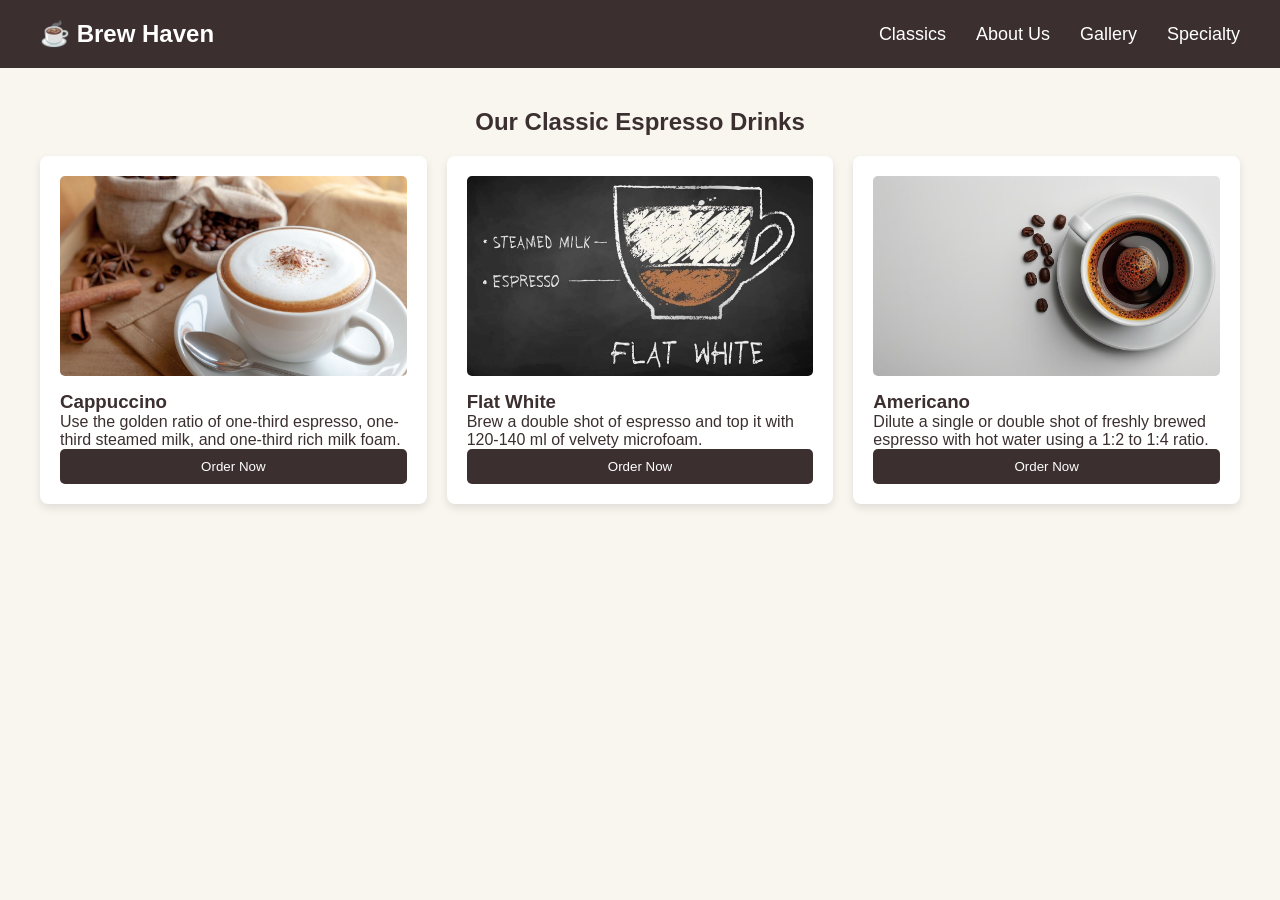
<file: index.html>
<!DOCTYPE html>
<html lang="en">
<head>
    <meta charset="UTF-8">
    <meta name="viewport" content="width=device-width, initial-scale=1.0">
    <title>Brew Haven - Task 1</title>
    <link rel="stylesheet" href="style.css">
</head>
<body>

    <header class="navbar">
        <a href="index.html" class="logo">☕ Brew Haven</a>
        <ul class="nav-links">
            <li><a href="index.html">Classics</a></li>
            <li><a href="task2.html">About Us</a></li>
            <li><a href="task3.html">Gallery</a></li>
            <li><a href="task4.html">Specialty</a></li>
        </ul>
    </header>

    <section class="task-section">
        <h2>Our Classic Espresso Drinks</h2>
        <div class="cards-container">
            <div class="card">
                <img src="photo/Cappuccino.jpg" alt="Cappuccino">
                <h3>Cappuccino</h3>
                <p>Use the golden ratio of one-third espresso, one-third steamed milk, and one-third rich milk foam.</p>
                <button class="card-btn">Order Now</button>
            </div>
            <div class="card">
                <img src="photo/Flat_White.jpg" alt="Flat White">
                <h3>Flat White</h3>
                <p> Brew a double shot of espresso and top it with 120-140 ml of velvety microfoam.</p>
                <button class="card-btn">Order Now</button>
            </div>
            <div class="card">
                <img src="photo/Americano.jpg" alt="Americano">
                <h3>Americano</h3>
                <p>Dilute a single or double shot of freshly brewed espresso with hot water using a 1:2 to 1:4 ratio.</p>
                <button class="card-btn">Order Now</button>
            </div>
        </div>
    </section>

</body>
</html>
</file>
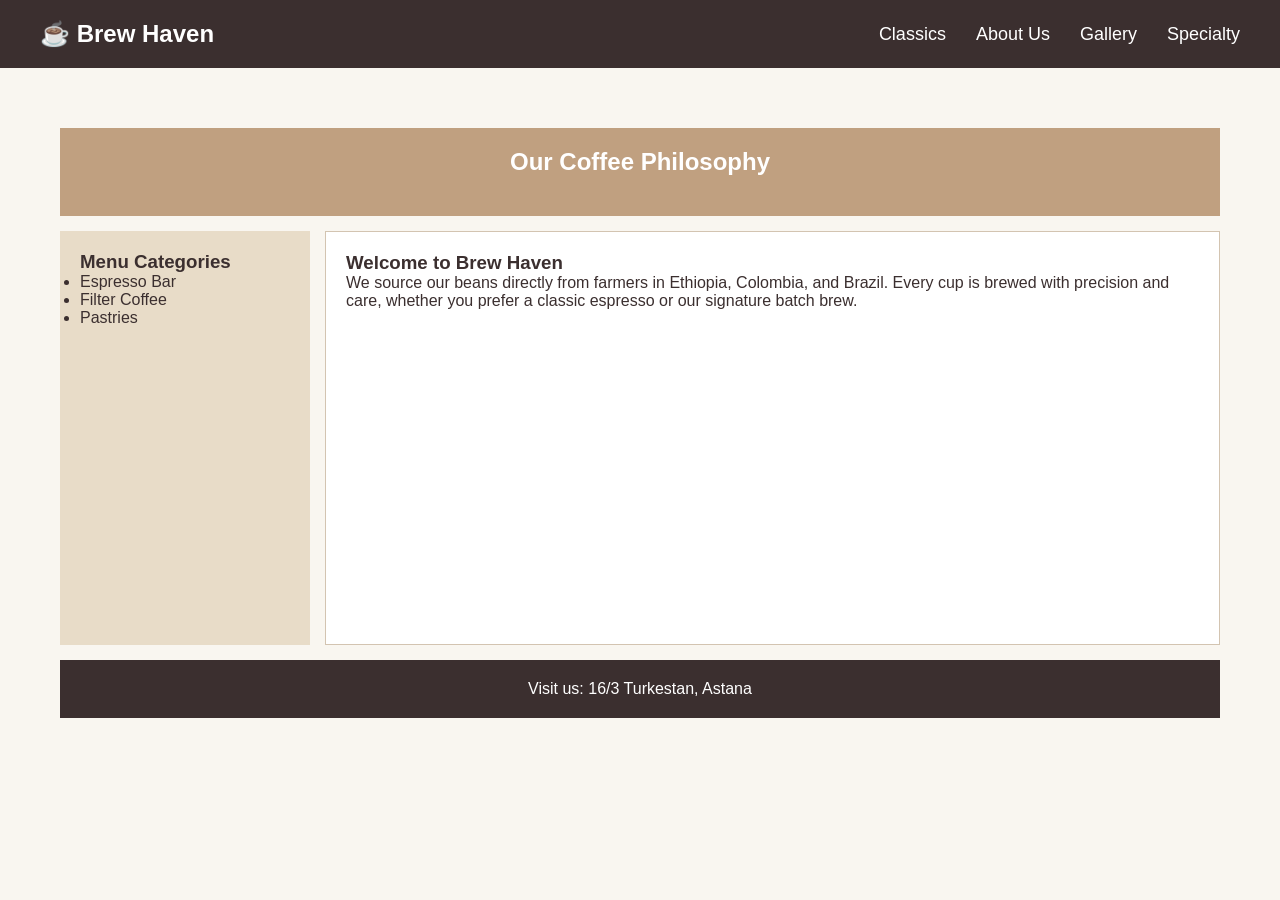
<file: task2.html>
<!DOCTYPE html>
<html lang="en">
<head>
    <meta charset="UTF-8">
    <title>Brew Haven - Task 2</title>
    <link rel="stylesheet" href="style.css">
</head>
<body>

    <header class="navbar">
        <a href="index.html" class="logo">☕ Brew Haven</a>
        <ul class="nav-links">
            <li><a href="index.html">Classics</a></li>
            <li><a href="task2.html">About Us</a></li>
            <li><a href="task3.html">Gallery</a></li>
            <li><a href="task4.html">Specialty</a></li>
        </ul>
    </header>

    <section class="task-section">
        <div class="grid-layout">
            <div class="grid-header">
                <h2>Our Coffee Philosophy</h2>
            </div>
            <div class="grid-sidebar">
                <h3>Menu Categories</h3>
                <ul>
                    <li>Espresso Bar</li>
                    <li>Filter Coffee</li>
                    <li>Pastries</li>
                </ul>
            </div>
            <div class="grid-main">
                <h3>Welcome to Brew Haven</h3>
                <p>We source our beans directly from farmers in Ethiopia, Colombia, and Brazil. Every cup is brewed with precision and care, whether you prefer a classic espresso or our signature batch brew.</p>
            </div>
            <div class="grid-footer">
                <p >Visit us: 16/3 Turkestan, Astana</p>
            </div>
        </div>  
    </section>

</body>
</html>
</file>
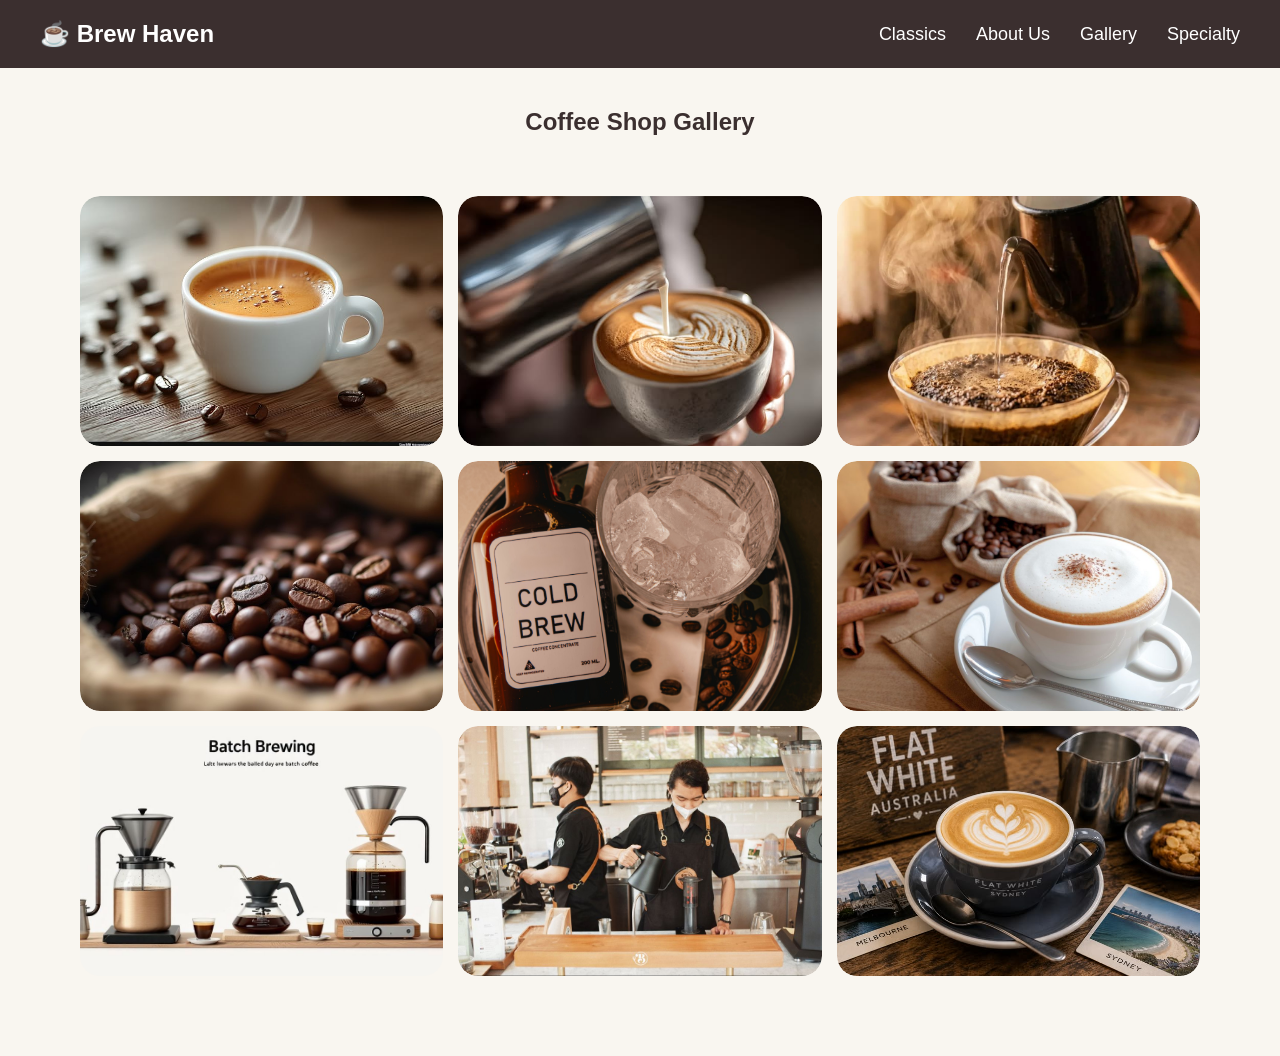
<file: task3.html>
<!DOCTYPE html>
<html lang="en">
<head>
    <meta charset="UTF-8">
    <title>Brew Haven - Task 3</title>
    <link rel="stylesheet" href="style.css">
</head>
<body>

    <header class="navbar">
        <a href="index.html" class="logo">☕ Brew Haven</a>
        <ul class="nav-links">
            <li><a href="index.html">Classics</a></li>
            <li><a href="task2.html">About Us</a></li>
            <li><a href="task3.html">Gallery</a></li>
            <li><a href="task4.html">Specialty</a></li>
        </ul>
    </header>

    <section class="task-section">
        <h2>Coffee Shop Gallery</h2>
        <div class="gallery-container">
            <div class="gallery-item">
                <img src="photo/Morning Espresso.jpg" alt="Coffee">
                <div class="gallery-overlay">Morning Espresso</div>
            </div>
            <div class="gallery-item">
                <img src="photo/Latte Art.jpg" alt="Coffee">
                <div class="gallery-overlay">Latte Art</div>
            </div>
            <div class="gallery-item">
                <img src="photo/Pour Over.jpg" alt="Coffee">
                <div class="gallery-overlay">Pour Over</div>
            </div>
            <div class="gallery-item">
                <img src="photo/Fresh Beans.jpg" alt="Coffee">
                <div class="gallery-overlay">Fresh Beans</div>
            </div>
            <div class="gallery-item">
                <img src="photo/cold_brew.jpg" alt="Coffee">
                <div class="gallery-overlay">Cold Brew</div>
            </div>
            <div class="gallery-item">
                <img src="photo/Cappuccino.jpg" alt="Coffee">
                <div class="gallery-overlay">Cappuccino</div>
            </div>
            <div class="gallery-item">
                <img src="photo/Batch Brew Setup.jpg" alt="Coffee">
                <div class="gallery-overlay">Batch Brew Setup</div>
            </div>
            <div class="gallery-item">
                <img src="photo/Barista at Work.jpg" alt="Coffee">
                <div class="gallery-overlay">Barista at Work</div>
            </div>
            <div class="gallery-item">
                <img src="photo/Flat White.jpg" alt="Coffee">
                <div class="gallery-overlay">Flat White</div>
            </div>
        </div>
    </section>

</body>
</html>
</file>
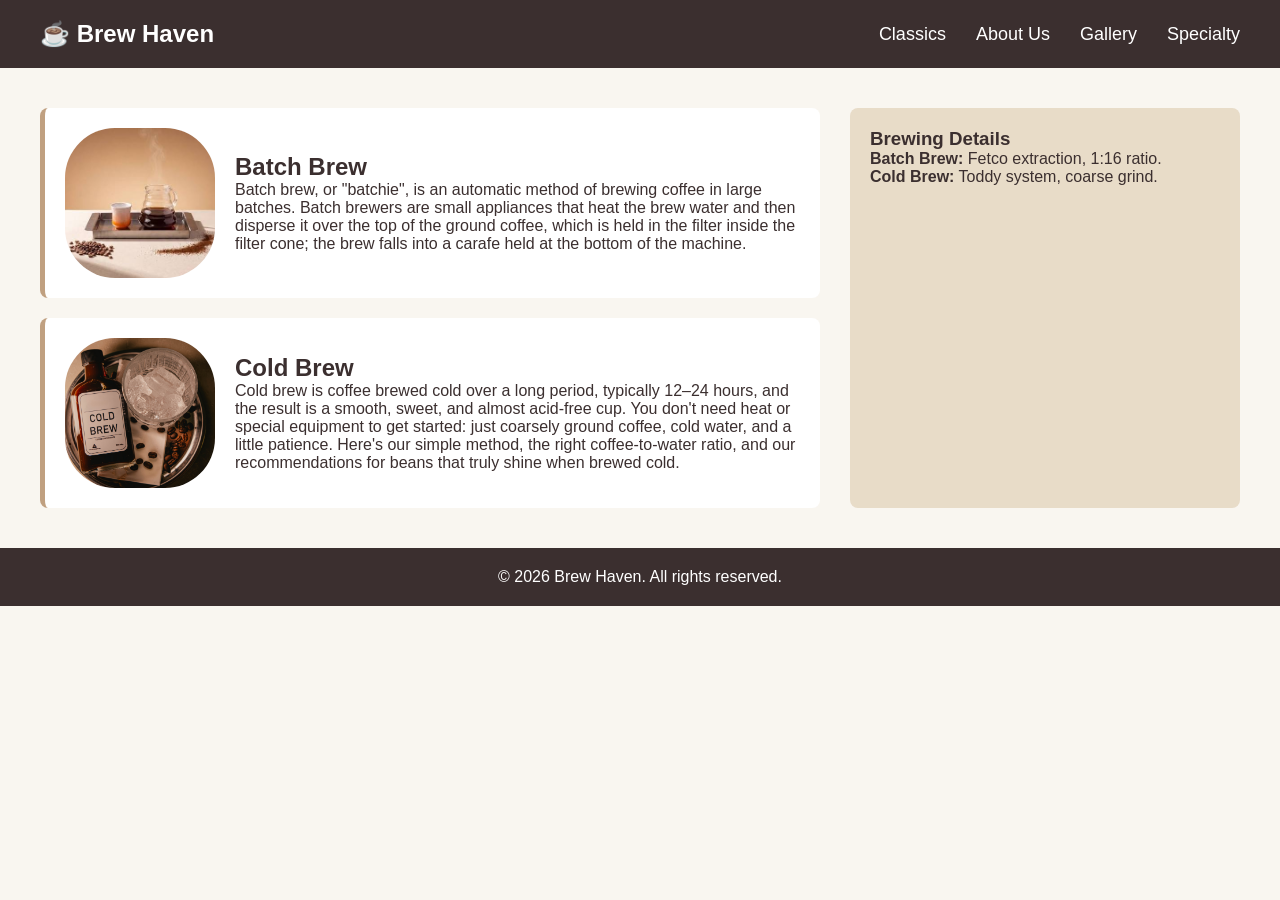
<file: task4.html>
<!DOCTYPE html>
<html lang="en">
<head>
    <meta charset="UTF-8">
    <title>Brew Haven - Task 4</title>
    <link rel="stylesheet" href="style.css">
</head>
<body>

    <header class="navbar">
        <a href="index.html" class="logo">☕ Brew Haven</a>
        <ul class="nav-links">
            <li><a href="index.html">Classics</a></li>
            <li><a href="task2.html">About Us</a></li>
            <li><a href="task3.html">Gallery</a></li>
            <li><a href="task4.html">Specialty</a></li>
        </ul>
    </header>

    <main class="portfolio-layout">
        <div class="portfolio-projects">
            <div class="project-card">
                <img src="photo/batch_brew.lpg.jpg" class="crop-object-fit" alt="Batch Brew">
                <div class="project-info">
                    <h2>Batch Brew</h2>
                    <p>Batch brew, or "batchie", is an automatic method of brewing coffee in large batches. Batch brewers are small appliances that heat the brew water and then disperse it over the top of the ground coffee, which is held in the filter inside the filter cone; the brew falls into a carafe held at the bottom of the machine.</p>
                </div>
            </div>
            <div class="project-card">
                <img src="photo/cold_brew.jpg" class="crop-object-fit" alt="Cold Brew">
                <div class="project-info">
                    <h2>Cold Brew</h2>
                    <p>Cold brew is coffee brewed cold over a long period, typically 12–24 hours, and the result is a smooth, sweet, and almost acid-free cup. You don't need heat or special equipment to get started: just coarsely ground coffee, cold water, and a little patience. Here's our simple method, the right coffee-to-water ratio, and our recommendations for beans that truly shine when brewed cold.</p>
                </div>
            </div>
        </div>

        <aside class="portfolio-sidebar">
            <h3>Brewing Details</h3>
            <p><strong>Batch Brew:</strong> Fetco extraction, 1:16 ratio.</p>
            <p><strong>Cold Brew:</strong> Toddy system, coarse grind.</p>
        </aside>
    </main>

    <footer class="main-footer">
        <p>&copy; 2026 Brew Haven. All rights reserved.</p>
    </footer>

</body>
</html>
</file>
<file: style.css>
* {
    box-sizing: border-box;
    margin: 0;
    padding: 0;
}

body {
    font-family: Arial, sans-serif;
    background-color: #f9f6f0;
    color: #3b2f2f;
}

.navbar {
    background-color: #3b2f2f;
    padding: 20px 40px;
    display: flex;
    justify-content: space-between;
    align-items: center;
}

.logo {
    color: #fff;
    font-size: 24px;
    font-weight: bold;
    text-decoration: none;
}

.nav-links {
    display: flex;
    list-style: none;
    gap: 30px;
}

.nav-links a {
    color: white;
    text-decoration: none;
    font-size: 18px;
    transition: color 0.3s;
}

.nav-links a:hover {
    color: #c0a080;
}

.task-section {
    padding: 40px;
}

.task-section h2 {
    margin-bottom: 20px;
    text-align: center;
}

.cards-container {
    display: flex;
    gap: 20px;
}

.card {
    background: white;
    border-radius: 8px;
    padding: 20px;
    display: flex;
    flex-direction: column;
    flex: 1;
    box-shadow: 0 4px 8px rgba(0,0,0,0.1);
    transition: transform 0.3s;
}

.card:hover {
    transform: translateY(-10px);
}

.card img {
    width: 100%;
    height: 200px;
    object-fit: cover;
    border-radius: 5px;
    margin-bottom: 15px;
}

.card-btn {
    margin-top: auto;
    padding: 10px;
    background-color: #3b2f2f;
    color: white;
    border: none;
    border-radius: 5px;
    cursor: pointer;
}

.grid-layout {
    display: grid;
    grid-template-areas: 
        "header header header"
        "sidebar main main"
        "footer footer footer";
    grid-template-columns: 250px 1fr 1fr;
    grid-template-rows: auto 1fr auto;
    min-height: 70vh;
    gap: 15px;
    padding: 20px;
}

.grid-header { grid-area: header; background: #c0a080; padding: 20px; color: white; }
.grid-sidebar { grid-area: sidebar; background: #e8dcc8; padding: 20px; }
.grid-main { grid-area: main; background: white; padding: 20px; border: 1px solid #d3c4b1; }
.grid-footer { grid-area: footer; background: #3b2f2f; color: white; padding: 20px; text-align: center; }

.gallery-container {
    display: grid;
    grid-template-columns: repeat(3, 1fr);
    gap: 15px;
    padding: 40px;
}

.gallery-item {
    position: relative;
    border-radius: 20px;
    overflow: hidden;
}

.gallery-item img {
    width: 100%;
    height: 250px;
    object-fit: cover;
    display: block;
    border-radius: 20px;
}

.gallery-overlay {
    position: absolute;
    bottom: 0;
    left: 0;
    right: 0;
    background: rgba(59, 47, 47, 0.8);
    color: white;
    padding: 15px;
    transform: translateY(100%);
    transition: transform 0.6s ease;
}

.gallery-item:hover .gallery-overlay {
    transform: translateY(0);
}

.portfolio-layout {
    display: grid;
    grid-template-columns: 2fr 1fr;
    gap: 30px;
    padding: 40px;
}

.portfolio-projects {
    display: flex;
    flex-direction: column;
    gap: 20px;
}

.project-card {
    display: flex;
    background: white;
    padding: 20px;
    border-radius: 8px;
    border-left: 5px solid #c0a080;
    gap: 20px;
}

.project-card img {
    width: 150px;
    height: 150px;
    object-fit: cover;
    border-radius: 5px;
}

.project-info {
    display: flex;
    flex-direction: column;
    justify-content: center;
}

.portfolio-sidebar {
    background: #e8dcc8;
    padding: 20px;
    border-radius: 8px;
}

.main-footer {
    background: #3b2f2f;
    color: white;
    text-align: center;
    padding: 20px;
}
.crop-object-fit {
  width: 200px !important; 
  aspect-ratio: 1 / 1 !important;
  object-fit: cover;
  border-radius: 50px !important;  
}
</file>
